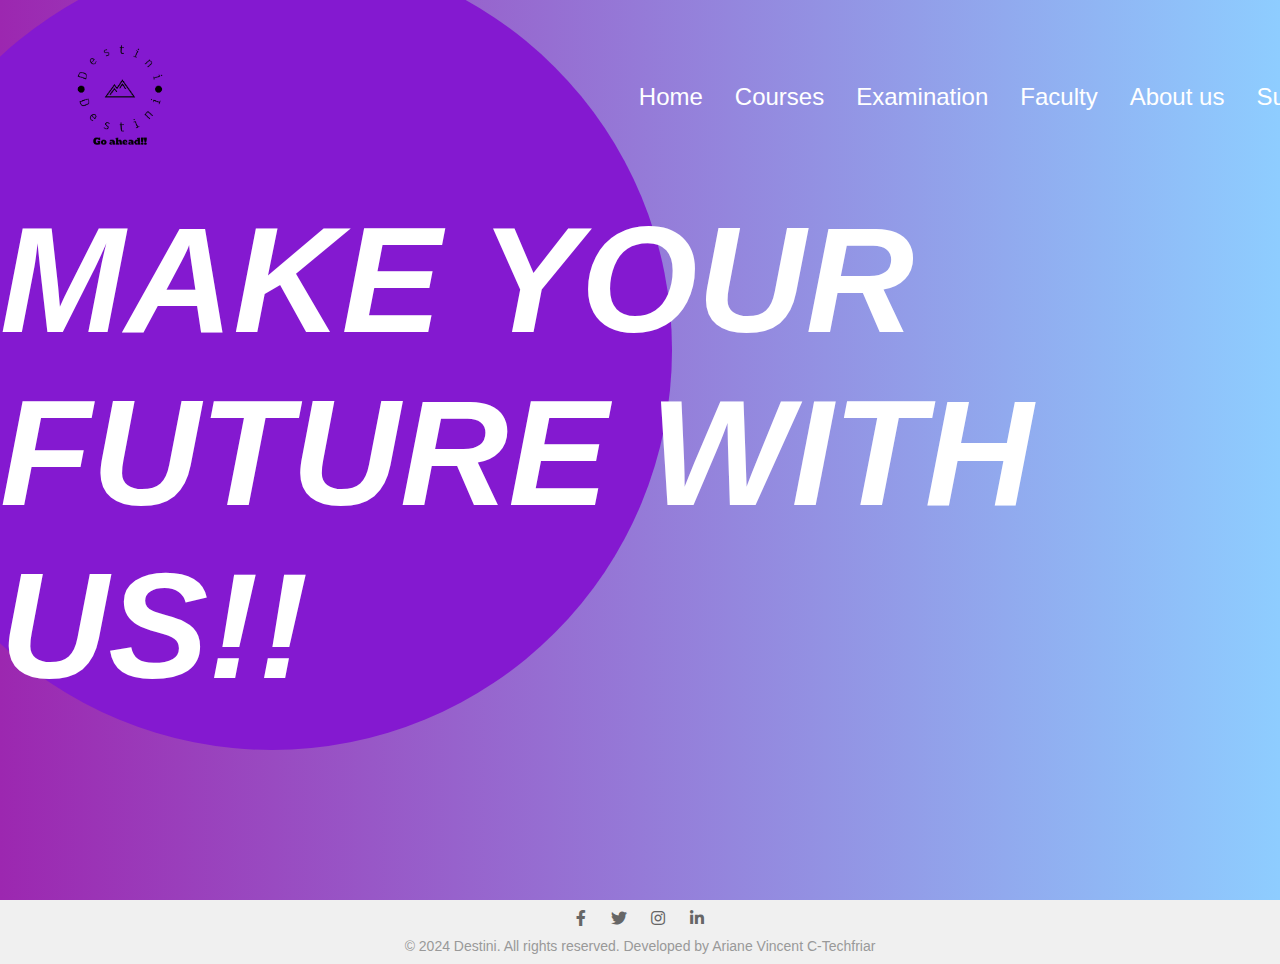
<file: index.html>
<!DOCTYPE html>
<head>
    <link rel="stylesheet" href="style.css">
    <link rel="stylesheet" href="https://cdnjs.cloudflare.com/ajax/libs/font-awesome/5.15.3/css/all.min.css">
    <meta name="viewport" content="width=device-width,initial-scale=1.0">
    <title>
        Destini-Homepage
    </title>
</head>

<body>
    
    <div class="main">
        <nav>
            <div class="logo">
               <a href="index.html"> <img src="destini logo.png" alt="canva logo"></a>
            </div>
        <nav class="nav-menu">
    <div class="nav-links">
                
                    <a href="#">Home</a>
                    <a href="course.html">Courses</a>
                    
                    <a href="exam.html">Examination</a>
                    <a href="faculty.html">Faculty</a>
                    <a href="aboutus.html">About us</a>
                    <a href="enquiry.html">Support</a>                    
            </div>
            <div class="hamburger" id="hamburger">
                <span></span>
                <span></span>
                <span></span>
            </div>
            </nav>
           
            <div class="mobile-menu" id="mobile-menu">
                
                <ul>
                    <li><a href="index.html">Home</a></li>
                    <li><a href="course.html">Courses</a></li>
                    
                    <li><a href="exam.html">Examination</a></li>
                    <li><a href="faculty.html">Faculty</a></li>
                    <li><a href="aboutus.html">About us</a></li>
                    <li><a href="enquiry.html">Support</a></li>
                </ul>
            </div>

            
            
        </nav>
        <div class="info">
            <div id="circle">
                

            </div>

        </div>
        <h1 id="tagline">MAKE YOUR FUTURE WITH US!! </h1>
                    
    </div>
    <footer>
        <div class="social-links">
            <a href="https://www.facebook.com" target="_blank"><i class="fab fa-facebook-f"></i></a>
            <a href="https://www.twitter.com" target="_blank"><i class="fab fa-twitter"></i></a>
            <a href="https://www.instagram.com/arianevincentc?igsh=M2J2eHprZDNmdzZm" target="_blank"><i class="fab fa-instagram"></i></a>
            <a href="https://www.linkedin.com/in/ariane-vincent-c-63467a297?utm_source=share&utm_campaign=share_via&utm_content=profile&utm_medium=android_app" target="_blank"><i class="fab fa-linkedin-in"></i></a>
        </div>
        <p>&copy; 2024 Destini. All rights reserved. Developed by Ariane Vincent C-Techfriar </p>
    </footer>
    <script src="script.js"></script>
</body>
</html>
</file>
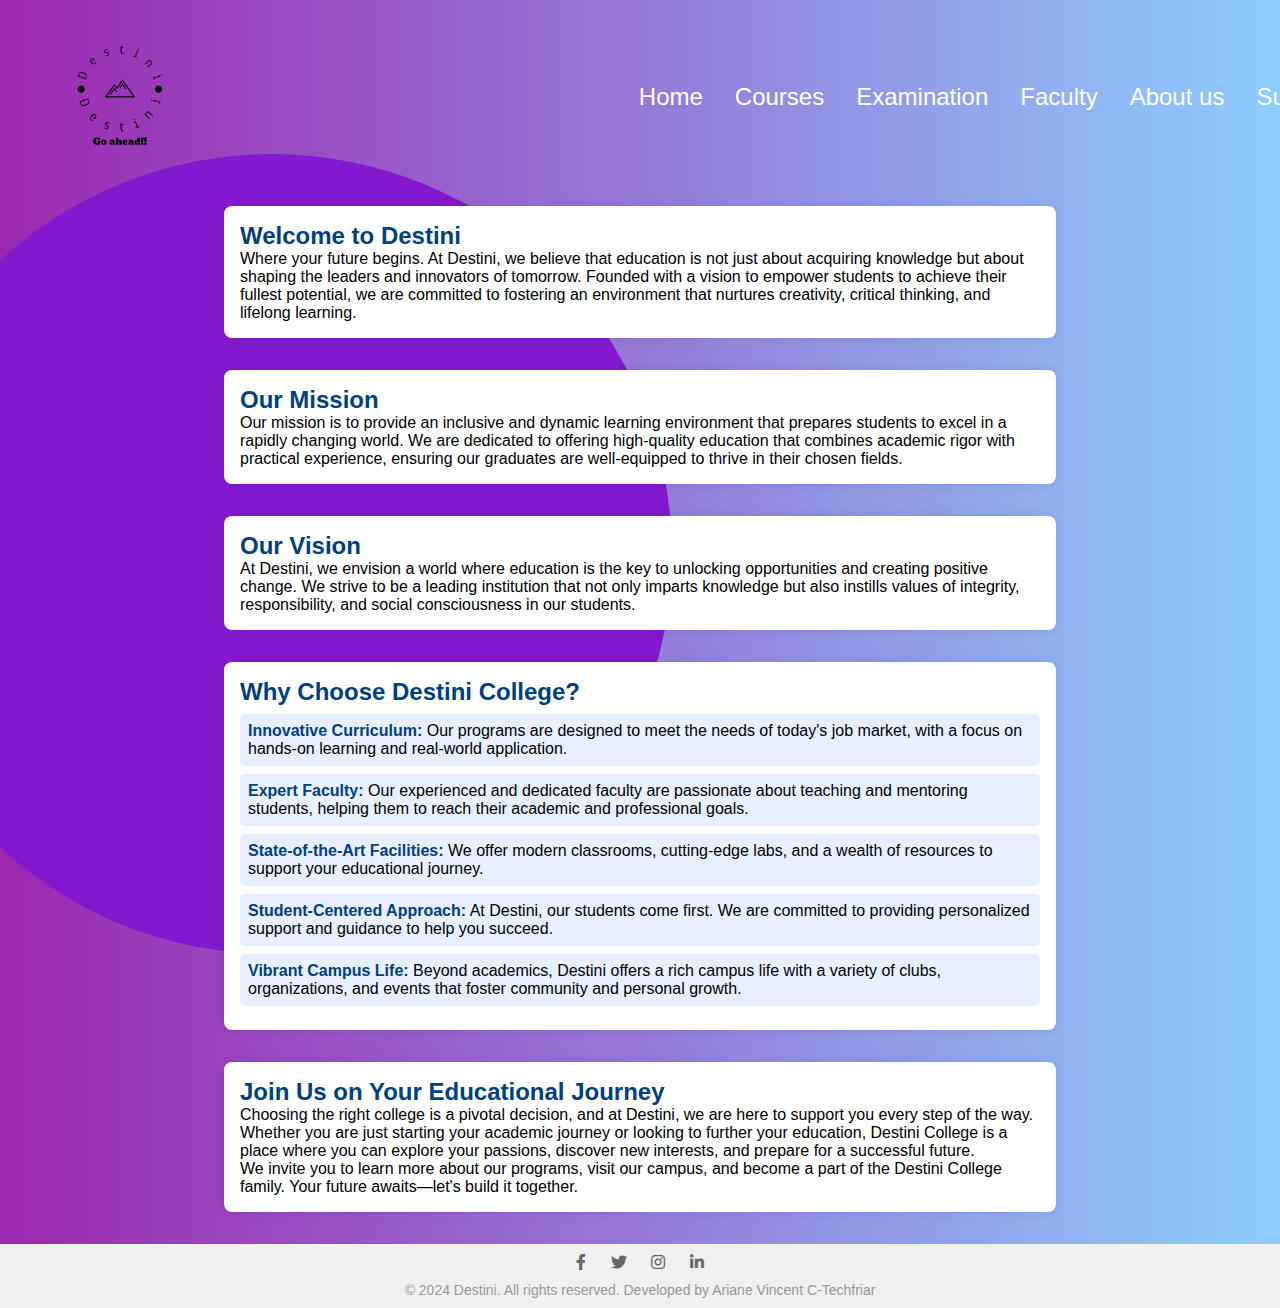
<file: aboutus.html>
<!DOCTYPE html>
<html lang="en">
<head>
    <meta charset="UTF-8">
    <meta name="viewport" content="width=device-width, initial-scale=1.0,, maximum-scale=1.0, user-scalable=no">
    <title>About Us - Destini College</title>
    <link rel="stylesheet" href="https://cdnjs.cloudflare.com/ajax/libs/font-awesome/5.15.3/css/all.min.css">
    <link rel="stylesheet" href="style.css">
</head>
<body id="aboutus">
    <div class="main">
        <nav>
            <div class="logo">
               <a href="index.html"> <img src="destini logo.png" alt="canva logo"></a>
            </div>
        <nav class="nav-menu">
    <div class="nav-links">
                
                    <a href="index.html">Home</a>
                    <a href="course.html">Courses</a>
                    
                    <a href="exam.html">Examination</a>
                    <a href="faculty.html">Faculty</a>
                    <a href="aboutus.html">About us</a>
                    <a href="enquiry.html">Support</a>                    
            </div>
            <div class="hamburger" id="hamburger">
                <span></span>
                <span></span>
                <span></span>
            </div>
            </nav>
           
            <div class="mobile-menu" id="mobile-menu">
                
                <ul>
                    <li><a href="index.html">Home</a></li>
                    <li><a href="course.html">Courses</a></li>
                    
                    <li><a href="exam.html">Examination</a></li>
                    <li><a href="faculty.html">Faculty</a></li>
                    <li><a href="aboutus.html">About us</a></li>
                    <li><a href="enquiry.html">Support</a></li>
                </ul>
            </div>

            
            
        </nav>
        <div class="info">
            <div id="circle">
                

            </div>

        </div>
    <section id="about">
        <h2>Welcome to Destini</h2>
        <p>Where your future begins. At Destini, we believe that education is not just about acquiring knowledge but about shaping the leaders and innovators of tomorrow. Founded with a vision to empower students to achieve their fullest potential, we are committed to fostering an environment that nurtures creativity, critical thinking, and lifelong learning.</p>
    </section>

    <section id="mission">
        <h2>Our Mission</h2>
        <p>Our mission is to provide an inclusive and dynamic learning environment that prepares students to excel in a rapidly changing world. We are dedicated to offering high-quality education that combines academic rigor with practical experience, ensuring our graduates are well-equipped to thrive in their chosen fields.</p>
    </section>

    <section id="vision">
        <h2>Our Vision</h2>
        <p>At Destini, we envision a world where education is the key to unlocking opportunities and creating positive change. We strive to be a leading institution that not only imparts knowledge but also instills values of integrity, responsibility, and social consciousness in our students.</p>
    </section>

    <section id="why-choose">
        <h2>Why Choose Destini College?</h2>
        <ul>
            <li><strong>Innovative Curriculum:</strong> Our programs are designed to meet the needs of today's job market, with a focus on hands-on learning and real-world application.</li>
            <li><strong>Expert Faculty:</strong> Our experienced and dedicated faculty are passionate about teaching and mentoring students, helping them to reach their academic and professional goals.</li>
            <li><strong>State-of-the-Art Facilities:</strong> We offer modern classrooms, cutting-edge labs, and a wealth of resources to support your educational journey.</li>
            <li><strong>Student-Centered Approach:</strong> At Destini, our students come first. We are committed to providing personalized support and guidance to help you succeed.</li>
            <li><strong>Vibrant Campus Life:</strong> Beyond academics, Destini offers a rich campus life with a variety of clubs, organizations, and events that foster community and personal growth.</li>
        </ul>
    </section>

    <section id="join-us">
        <h2>Join Us on Your Educational Journey</h2>
        <p>Choosing the right college is a pivotal decision, and at Destini, we are here to support you every step of the way. Whether you are just starting your academic journey or looking to further your education, Destini College is a place where you can explore your passions, discover new interests, and prepare for a successful future.</p>
        <p>We invite you to learn more about our programs, visit our campus, and become a part of the Destini College family. Your future awaits—let's build it together.</p>
    </section>

    <footer>
        <div class="social-links">
            <a href="https://www.facebook.com" target="_blank"><i class="fab fa-facebook-f"></i></a>
            <a href="https://www.twitter.com" target="_blank"><i class="fab fa-twitter"></i></a>
            <a href="https://www.instagram.com/arianevincentc?igsh=M2J2eHprZDNmdzZm" target="_blank"><i class="fab fa-instagram"></i></a>
            <a href="https://www.linkedin.com/in/ariane-vincent-c-63467a297?utm_source=share&utm_campaign=share_via&utm_content=profile&utm_medium=android_app" target="_blank"><i class="fab fa-linkedin-in"></i></a>
        </div>
        <p>&copy;  2024 Destini. All rights reserved. Developed by Ariane Vincent C-Techfriar</p>
    </footer>
    <script src="script.js"></script>
</body>
</html>
</file>
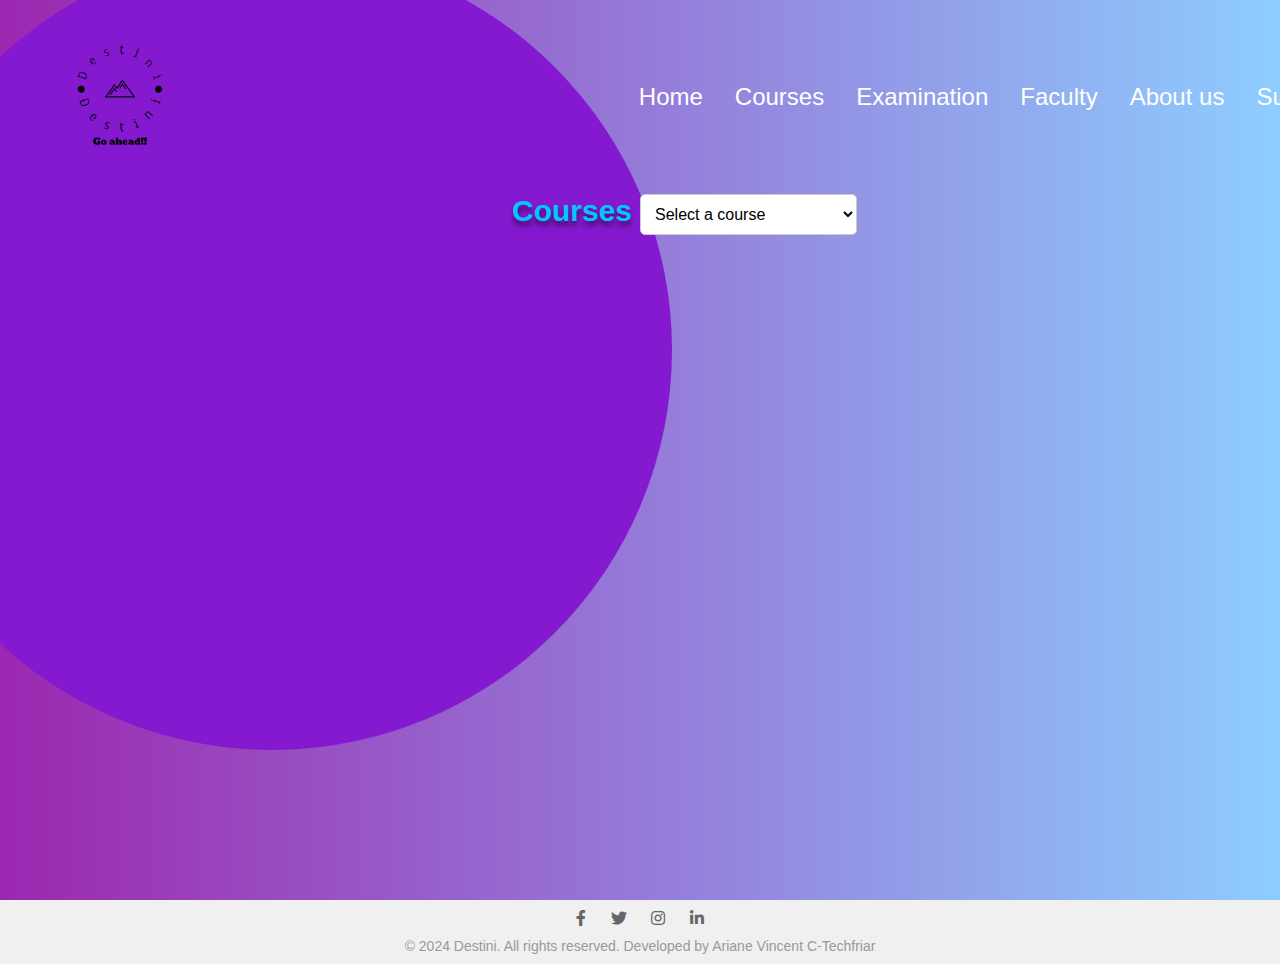
<file: course.html>
<!DOCTYPE html>
<html lang="en">
<head>
    <meta charset="UTF-8">
    <meta name="viewport" content="width=device-width, initial-scale=1.0, maximum-scale=1.0, user-scalable=no">
    <title>Course Details-Destini</title>
    <link rel="stylesheet" href="style.css">
    <link rel="stylesheet" href="https://cdnjs.cloudflare.com/ajax/libs/font-awesome/5.15.3/css/all.min.css">
    <style>
        .crstable {
            display: none;
        }
    </style>
</head>
<body>
    <div class="main">
        <nav>
            <div class="logo">
                <a href="index.html"> <img src="destini logo.png" alt="canva logo"></a>
            </div>
            <nav class="nav-menu">
                <div class="nav-links">
                    <a href="index.html">Home</a>
                    <a href="course.html">Courses</a>
                    
                    <a href="exam.html">Examination</a>
                    <a href="#">Faculty</a>
                    <a href="aboutus.html">About us</a>
                    <a href="enquiry.html">Support</a>                    
                </div>
                <div class="hamburger" id="hamburger">
                    <span></span>
                    <span></span>
                    <span></span>
                </div>
            </nav>
            <div class="mobile-menu" id="mobile-menu">
                <ul>
                    <li><a href="index.html">Home</a></li>
                    <li><a href="course.html">Courses</a></li>
                    
                    <li><a href="exam.html">Examination</a></li>
                    <li><a href="#">Faculty</a></li>
                    <li><a href="aboutus.html">About us</a></li>
                    <li><a href="enquiry.html">Support</a></li>
                </ul>
            </div>
        </nav>
        <div class="info">
            <div id="circle"></div>
        </div>
        <div class="place">
            <form action="#" method="get">
                <label for="courses">Courses</label>
                <select id="course">
                    <option value="">Select a course</option>
                    <option value="btech">Bachelors In Technology</option>
                    <option value="bsc">Bachelors in Science</option>
                    <option value="mtech">Masters in Technology</option>
                    <option value="msc">Masters in Science</option>
                </select>
            </form>
        </div>
        <div class="crstable" id="btech">
            <table>
                <tr>
                    <th>Department</th>
                    <th>HoD</th>
                    <th>Class strength</th>
                    <th>Duration</th>
                </tr>
                <tr>
                    <td>Computer Science</th>
                    <td>Mr.Amel Austine</th>
                    <td>160</th>
                    <td>4 years</th>
                </tr>
                <tr>
                    <td>Artificial Intelligence</td>
                    <td>Ms. Anitta Sebastian</td>
                    <td>120</td>
                    <td>4 years</td>
                </tr>
                <tr>
                    <td>Data Science</td>
                    <td>Mr. Subramanian</td>
                    <td>80</td>
                    <td>4 years</td>
                </tr>
            </table>
        </div>
        <div class="crstable" id="mtech">
            <table>
                <tr>
                    <th>Department</th>
                    <th>HoD</th>
                    <th>Class strength</th>
                    <th>Duration</th>
                </tr>
                <tr>
                    <td>Computer Science</th>
                    <td>Mr.Amel Austine</th>
                    <td>160</th>
                    <td>4 years</th>
                </tr>
                <tr>
                    <td>Artificial Intelligence</td>
                    <td>Ms. Anitta Sebastian</td>
                    <td>120</td>
                    <td>4 years</td>
                </tr>
                <tr>
                    <td>Data Science</td>
                    <td>Mr. Subramanian</td>
                    <td>80</td>
                    <td>4 years</td>
                </tr>
            </table>
        </div>
        <div class="crstable" id="msc">
            <table>
                <tr>
                    <th>Department</th>
                    <th>HoD</th>
                    <th>Class strength</th>
                    <th>Duration</th>
                </tr>
                <tr>
                    <td>Computer Science</th>
                    <td>Mr.Amel Austine</th>
                    <td>160</th>
                    <td>4 years</th>
                </tr>
                <tr>
                    <td>Artificial Intelligence</td>
                    <td>Ms. Anitta Sebastian</td>
                    <td>120</td>
                    <td>4 years</td>
                </tr>
                <tr>
                    <td>Data Science</td>
                    <td>Mr. Subramanian</td>
                    <td>80</td>
                    <td>4 years</td>
                </tr>
            </table>
        </div>
        <div class="crstable" id="bsc">
            <table>
                <tr>
                    <th>Department</th>
                    <th>HoD</th>
                    <th>Class strength</th>
                    <th>Duration</th>
                </tr>
                <tr>
                    <td>Computer Science</th>
                    <td>Mr.Amel Austine</th>
                    <td>160</th>
                    <td>4 years</th>
                </tr>
                <tr>
                    <td>Artificial Intelligence</td>
                    <td>Ms. Anitta Sebastian</td>
                    <td>120</td>
                    <td>4 years</td>
                </tr>
                <tr>
                    <td>Data Science</td>
                    <td>Mr. Subramanian</td>
                    <td>80</td>
                    <td>4 years</td>
                </tr>
               
            </table>
        </div>
    </div>
    <footer>
        <div class="social-links">
            <a href="https://www.facebook.com" target="_blank"><i class="fab fa-facebook-f"></i></a>
            <a href="https://www.twitter.com" target="_blank"><i class="fab fa-twitter"></i></a>
            <a href="https://www.instagram.com/arianevincentc?igsh=M2J2eHprZDNmdzZm" target="_blank"><i class="fab fa-instagram"></i></a>
            <a href="https://www.linkedin.com/in/ariane-vincent-c-63467a297?utm_source=share&utm_campaign=share_via&utm_content=profile&utm_medium=android_app" target="_blank"><i class="fab fa-linkedin-in"></i></a>
        </div>
        <p>&copy; 2024 Destini. All rights reserved. Developed by Ariane Vincent C-Techfriar </p>
    </footer>
    <script src="script.js">
    </script>
</body>
</html>
</file>
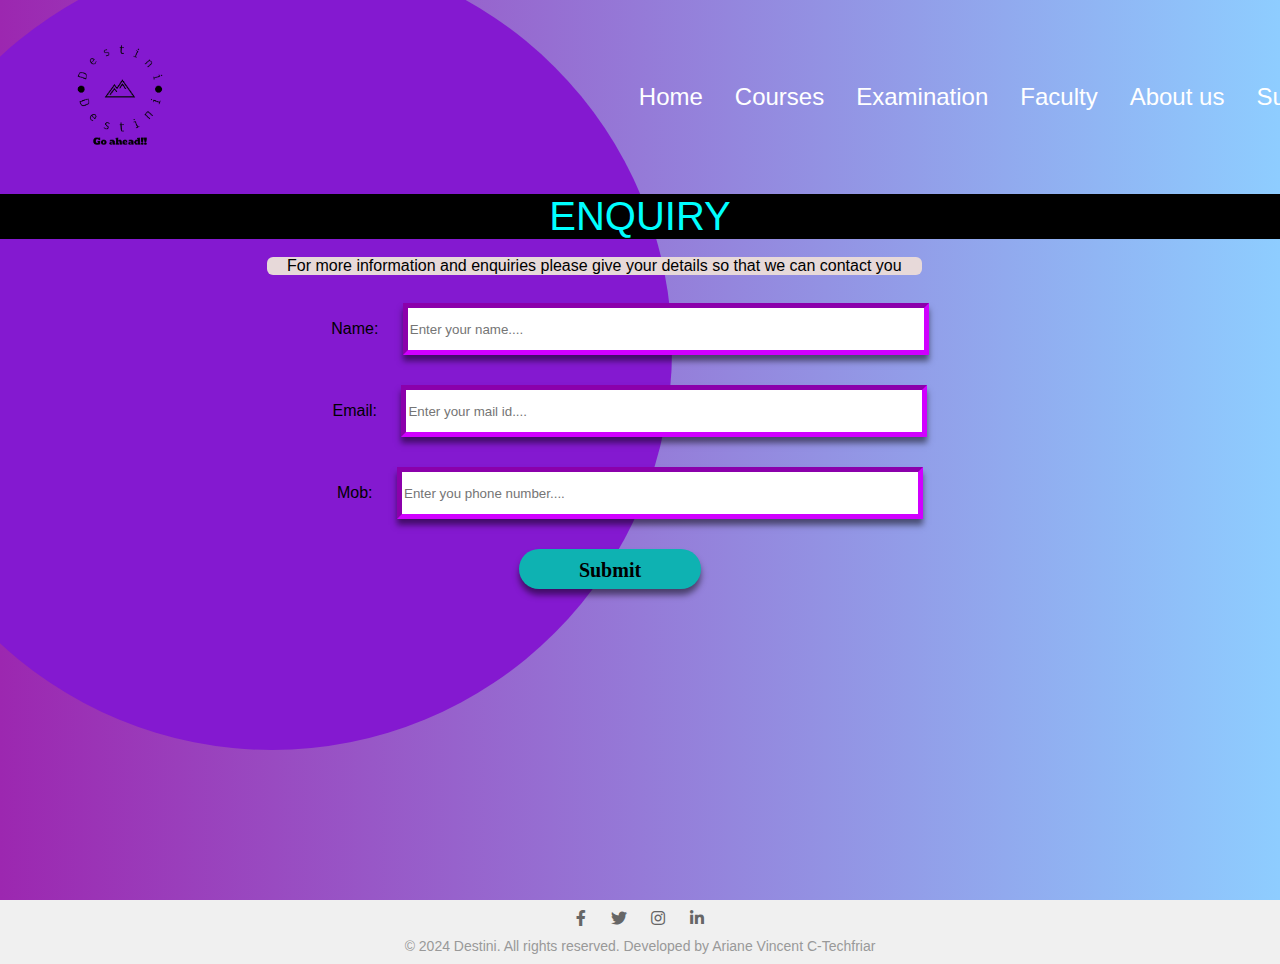
<file: enquiry.html>
<!DOCTYPE html>
<head>
    <link rel="stylesheet" href="style.css">
    <link rel="stylesheet" href="https://cdnjs.cloudflare.com/ajax/libs/font-awesome/5.15.3/css/all.min.css">
    <meta name="viewport" content="width=device-width,initial-scale=1.0">
    <title>
       Destini-Enquiry 
    </title>
</head>
<body>
    
    <div class="main">
        <nav>
            <div class="logo">
               <a href="index.html"> <img src="destini logo.png" alt="canva logo"></a>
            </div>
        <nav class="nav-menu">
            <div class="nav-links">
                
                    <a href="index.html">Home</a>
                    <a href="course.html">Courses</a>
                    
                    <a href="exam.html">Examination</a>
                    <a href="faculty.html">Faculty</a>
                    <a href="aboutus.html">About us</a>
                    <a href="enquiry.html">Support</a>                    
            </div>
            <div class="hamburger" id="hamburger">
                <span></span>
                <span></span>
                <span></span>
            </div>
            </nav>
           
            <div class="mobile-menu" id="mobile-menu">
                
                <ul>
                    <li><a href="index.html">Home</a></li>
                    <li><a href="course.html">Courses</a></li>
                    
                    <li><a href="exam.html">Examination</a></li>
                    <li><a href="faculty.html">Faculty</a></li>
                    <li><a href="aboutus.html">About us</a></li>
                    <li><a href="enquiry.html">Support</a></li>
                </ul>
            </div>

            
            
        </nav>
        <div class="info">
            <div id="circle">
                

            </div>

        </div>
        <div class="enq"><form action="#" id="enq" method="post">
            <legend>ENQUIRY</legend><br>
            
            <p id="enquiry">For more information and enquiries please give your details so that we can contact you </p><br>
             <br>     <label for="name">Name:</label>
             <input type="text" name="name" id="name" placeholder="Enter your name...." required><br>
             <label for="email">Email:</label>
             <input type="email" name="mail" id="mail" placeholder="Enter your mail id...." required><br>
             <label for="phone">Mob:</label>
             <input  name="phone" type="number" id="phone" placeholder="Enter you phone number...."><br>
             <input type="submit" class="btn"name="submit">
             
   </div>

</form>
<div class="popup" id="popup">
            
    <h1>Thank You! </h1>
    <p>Your details have been submitted.</p><br>
    <button id="ok"type="button">OK</button>
</div>
    
    </div>
    <footer>
        <div class="social-links">
            <a href="https://www.facebook.com" target="_blank"><i class="fab fa-facebook-f"></i></a>
            <a href="https://www.twitter.com" target="_blank"><i class="fab fa-twitter"></i></a>
            <a href="https://www.instagram.com/arianevincentc?igsh=M2J2eHprZDNmdzZm" target="_blank"><i class="fab fa-instagram"></i></a>
            <a href="https://www.linkedin.com/in/ariane-vincent-c-63467a297?utm_source=share&utm_campaign=share_via&utm_content=profile&utm_medium=android_app" target="_blank"><i class="fab fa-linkedin-in"></i></a>
        </div>
        <p>&copy; 2024 Destini. All rights reserved. Developed by Ariane Vincent C-Techfriar </p>
    </footer>
    <script src="script.js">
    </script>
</body>
</html>
</file>
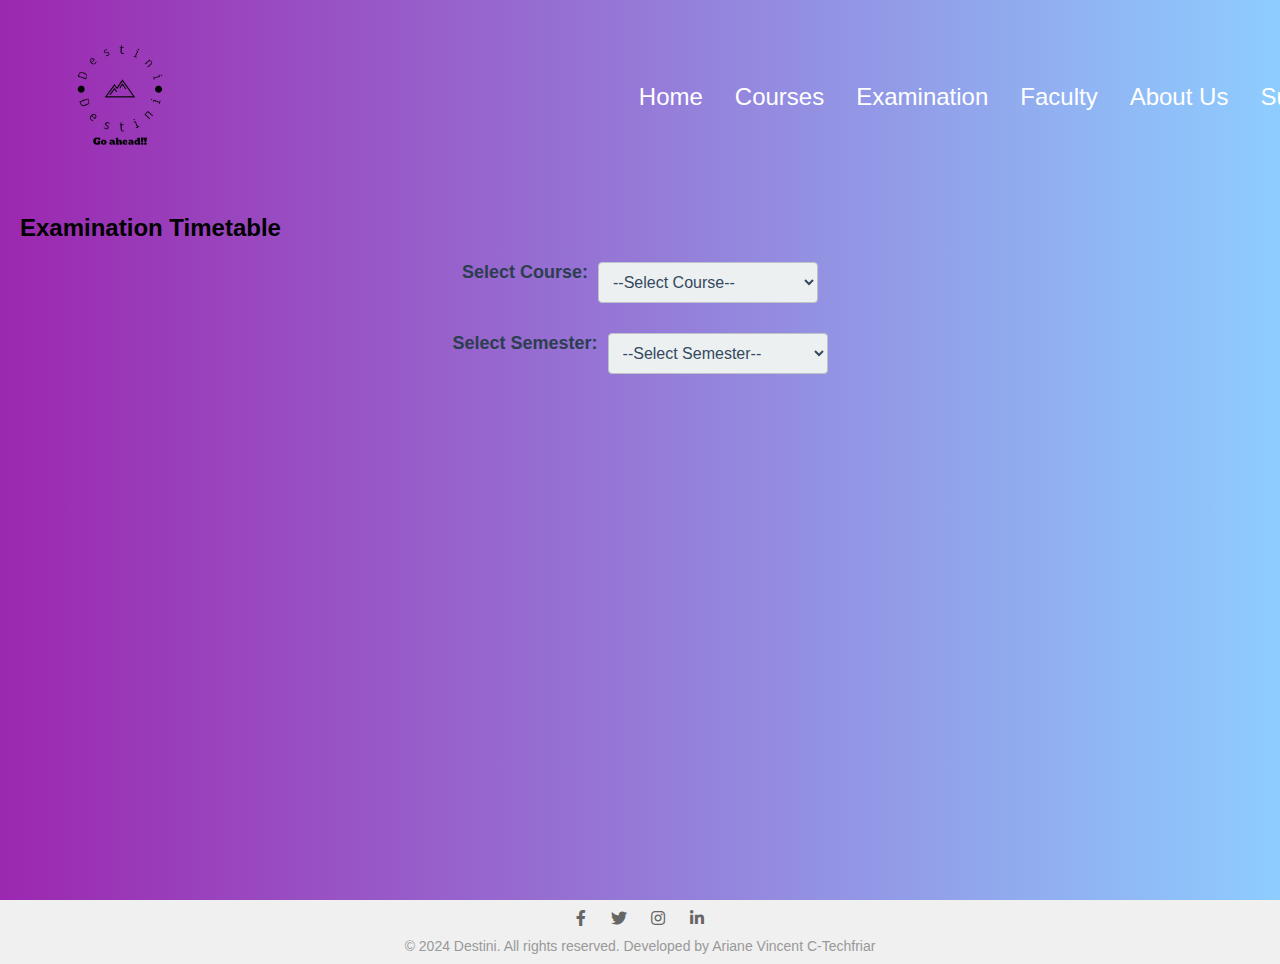
<file: exam.html>
<!DOCTYPE html>
<html lang="en">
<head>
    <meta charset="UTF-8">
    <meta name="viewport" content="width=device-width, initial-scale=1.0, maximum-scale=1.0, user-scalable=no">
    <title>Examination - Destini College</title>
    <link rel="stylesheet" href="https://cdnjs.cloudflare.com/ajax/libs/font-awesome/5.15.3/css/all.min.css">
    <link rel="stylesheet" href="style.css">
</head>
<body id="examination">
    <div class="main">
        <nav>
            <div class="logo">
                <a href="index.html"><img src="destini logo.png" alt="canva logo"></a>
            </div>
            <nav class="nav-menu">
                <div class="nav-links">
                    <a href="index.html">Home</a>
                    <a href="course.html">Courses</a>
                    <a href="exam.html">Examination</a>
                    <a href="faculty.html">Faculty</a>
                    <a href="aboutus.html">About Us</a>
                    <a href="enquiry.html">Support</a>
                </div>
                <div class="hamburger" id="hamburger">
                    <span></span>
                    <span></span>
                    <span></span>
                </div>
            </nav>
            <div class="mobile-menu" id="mobile-menu">
                <ul>
                    <li><a href="index.html">Home</a></li>
                    <li><a href="course.html">Courses</a></li>
                    <li><a href="exam.html">Examination</a></li>
                    <li><a href="faculty.html">Faculty</a></li>
                    <li><a href="aboutus.html">About Us</a></li>
                    <li><a href="enquiry.html">Support</a></li>
                </ul>
            </div>
        </nav>

        <div class="content">
            <h2>Examination Timetable</h2>

            <div class="select-container">
                <label for="course-select">Select Course:</label>
                <select id="course-select">
                    <option value="">--Select Course--</option>
                    <option value="btech">B.Tech</option>
                    <option value="bcom">B.Com</option>
                    <option value="bsc">B.Sc</option>
                    <option value="ba">B.A</option>
                </select>
            </div>

            <div class="select-container">
                <label for="semester-select">Select Semester:</label>
                <select id="semester-select">
                    <option value="">--Select Semester--</option>
                    <option value="sem1">Semester 1</option>
                    <option value="sem2">Semester 2</option>
                    <option value="sem3">Semester 3</option>
                    <option value="sem4">Semester 4</option>
                    <option value="sem5">Semester 5</option>
                    <option value="sem6">Semester 6</option>
                </select>
            </div>

            <div id="timetable-container">
               
                <table id="btech-sem1" class="timetable" style="display:none;">
                    <tr><th>Subject</th><th>Date</th><th>Time</th></tr>
                    <tr><td>Mathematics I</td><td>2024-08-15</td><td>10:00 AM - 1:00 PM</td></tr>
                    <tr><td>Physics</td><td>2024-08-17</td><td>10:00 AM - 1:00 PM</td></tr>
                    <tr><td>Chemistry</td><td>2024-08-20</td><td>10:00 AM - 1:00 PM</td></tr>
                </table>

                <!-- B.Tech Semester 2 -->
                <table id="btech-sem2" class="timetable" style="display:none;">
                    <tr><th>Subject</th><th>Date</th><th>Time</th></tr>
                    <tr><td>Mathematics II</td><td>2024-12-01</td><td>10:00 AM - 1:00 PM</td></tr>
                    <tr><td>Electronics</td><td>2024-12-03</td><td>10:00 AM - 1:00 PM</td></tr>
                    <tr><td>Mechanics</td><td>2024-12-06</td><td>10:00 AM - 1:00 PM</td></tr>
                </table>

        
                <table id="bcom-sem1" class="timetable" style="display:none;">
                    <tr><th>Subject</th><th>Date</th><th>Time</th></tr>
                    <tr><td>Accounting</td><td>2024-08-18</td><td>10:00 AM - 1:00 PM</td></tr>
                    <tr><td>Economics</td><td>2024-08-21</td><td>10:00 AM - 1:00 PM</td></tr>
                    <tr><td>Business Studies</td><td>2024-08-23</td><td>10:00 AM - 1:00 PM</td></tr>
                </table>

                <!-- B.Com Semester 2 -->
                <table id="bcom-sem2" class="timetable" style="display:none;">
                    <tr><th>Subject</th><th>Date</th><th>Time</th></tr>
                    <tr><td>Corporate Accounting</td><td>2024-12-05</td><td>10:00 AM - 1:00 PM</td></tr>
                    <tr><td>Business Law</td><td>2024-12-07</td><td>10:00 AM - 1:00 PM</td></tr>
                    <tr><td>Marketing</td><td>2024-12-10</td><td>10:00 AM - 1:00 PM</td></tr>
                </table>

                <!-- Add more tables for other courses and semesters -->

            </div>
        </div>
    </div>

    <footer>
        <div class="social-links">
            <a href="https://www.facebook.com" target="_blank"><i class="fab fa-facebook-f"></i></a>
            <a href="https://www.twitter.com" target="_blank"><i class="fab fa-twitter"></i></a>
            <a href="https://www.instagram.com/arianevincentc?igsh=M2J2eHprZDNmdzZm" target="_blank"><i class="fab fa-instagram"></i></a>
            <a href="https://www.linkedin.com/in/ariane-vincent-c-63467a297?utm_source=share&utm_campaign=share_via&utm_content=profile&utm_medium=android_app" target="_blank"><i class="fab fa-linkedin-in"></i></a>
        </div>
        <p>&copy; 2024 Destini. All rights reserved. Developed by Ariane Vincent C-Techfriar</p>
    </footer>
    <script>
    document.addEventListener('DOMContentLoaded', function() {
        const courseSelect = document.getElementById('course-select');
        const semesterSelect = document.getElementById('semester-select');
    
        function displayTimetable(course, semester) {
            // Tables are made hidden
            const allTables = document.querySelectorAll('.timetable');
            allTables.forEach(table => table.style.display = 'none');
    
            // Constructing the ID of the table to show
            const tableId = `${course}-${semester}`;
            const selectedTable = document.getElementById(tableId);
    
            // Show the selected table if it exists
            if (selectedTable) {
                selectedTable.style.display = 'table';
            }
        }
    //Display the timetable based on the id provided
        courseSelect.addEventListener('change', function() {
            const course = courseSelect.value;
            const semester = semesterSelect.value;
            if (course && semester) {
                displayTimetable(course, semester);
            }
        });
    
        semesterSelect.addEventListener('change', function() {
            const course = courseSelect.value;
            const semester = semesterSelect.value;
            if (course && semester) {
                displayTimetable(course, semester);
            }
        });
        // Hamburger menu function
        const hamburger=document.getElementById('hamburger');
    const mobileMenu=document.getElementById('mobile-menu');
    
hamburger.addEventListener('click',function(){
    mobileMenu.classList.toggle('active')
});
    });
    </script>
</body>
</html>
</file>
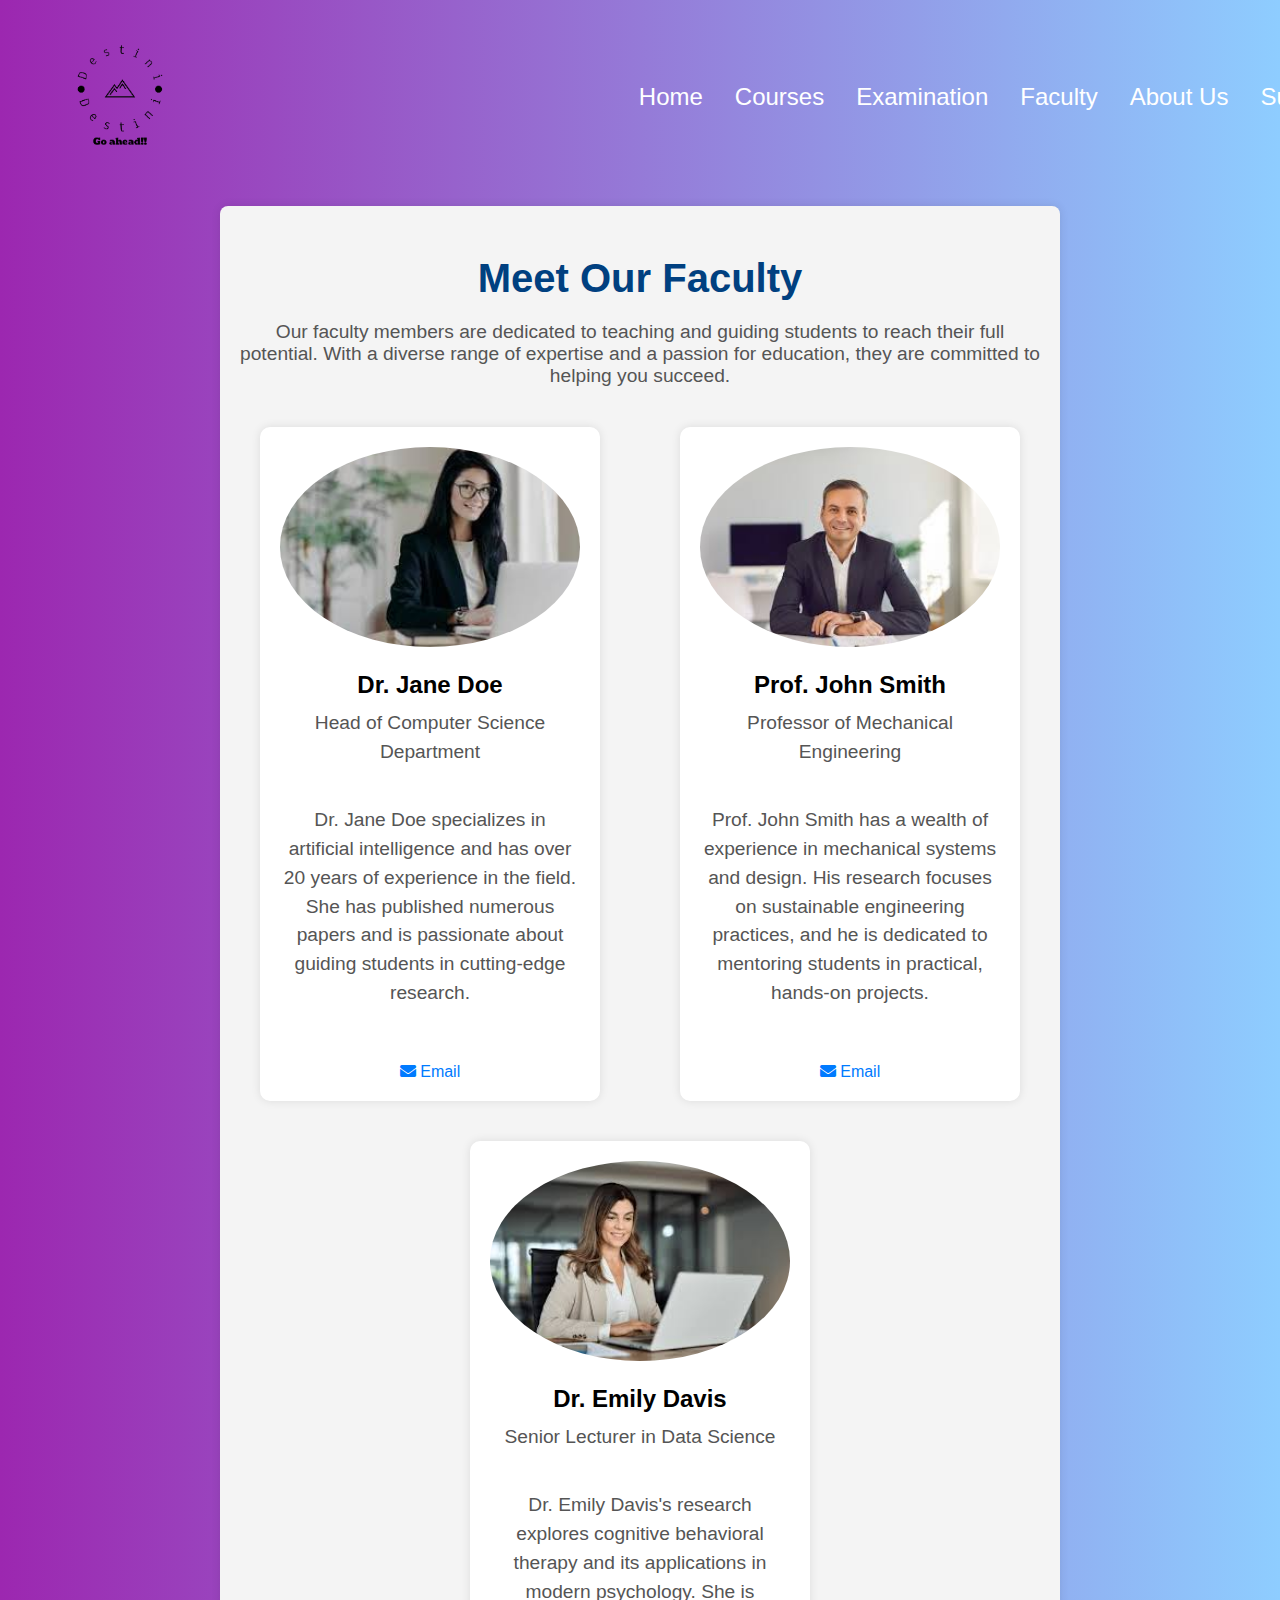
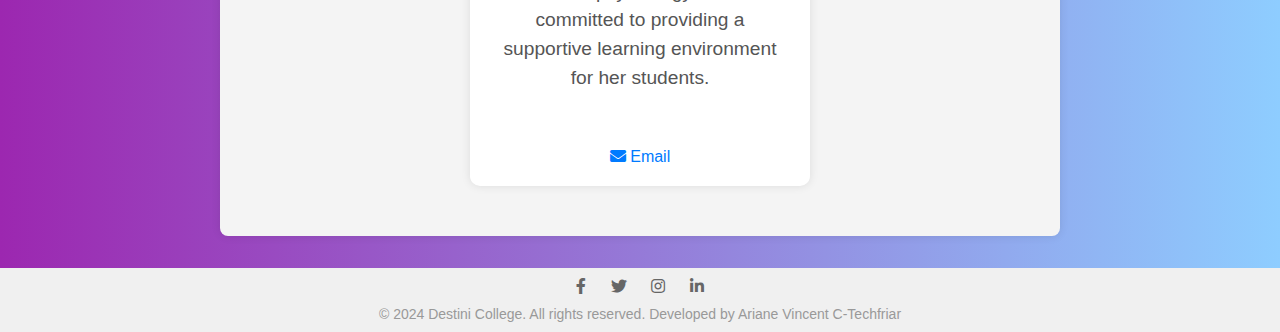
<file: faculty.html>
<!DOCTYPE html>
<html lang="en">
<head>
    <meta charset="UTF-8">
    <meta name="viewport" content="width=device-width, initial-scale=1.0">
    <title>Faculty - Destini College</title>
    <link rel="stylesheet" href="https://cdnjs.cloudflare.com/ajax/libs/font-awesome/5.15.3/css/all.min.css">
    <link rel="stylesheet" href="style.css">
</head>
<body id="faculty">
    <div class="main">
        <nav>
            <div class="logo">
               <a href="index.html"> <img src="destini logo.png" alt="Destini College Logo"></a>
            </div>
            <nav class="nav-menu">
                <div class="nav-links">
                    <a href="index.html">Home</a>
                    <a href="course.html">Courses</a>
                    <a href="examination.html">Examination</a>
                    <a href="faculty.html">Faculty</a>
                    <a href="aboutus.html">About Us</a>
                    <a href="enquiry.html">Support</a>
                </div>
                <div class="hamburger" id="hamburger">
                    <span></span>
                    <span></span>
                    <span></span>
                </div>
            </nav>
            <div class="mobile-menu" id="mobile-menu">
                <ul>
                    <li><a href="index.html">Home</a></li>
                    <li><a href="course.html">Courses</a></li>
                    <li><a href="examination.html">Examination</a></li>
                    <li><a href="faculty.html">Faculty</a></li>
                    <li><a href="aboutus.html">About Us</a></li>
                    <li><a href="enquiry.html">Support</a></li>
                </ul>
            </div>
        </nav>

        <section id="faculty-section">
            <h2>Meet Our Faculty</h2>
            <p>Our faculty members are dedicated to teaching and guiding students to reach their full potential. With a diverse range of expertise and a passion for education, they are committed to helping you succeed.</p>
            
            <div class="faculty-members">
                <div class="faculty-member">
                    <img src="faculty2.jpeg" alt="Dr. Jane Doe">
                    <h3>Dr. Jane Doe</h3>
                    <p>Head of Computer Science Department</p>
                    <p>Dr. Jane Doe specializes in artificial intelligence and has over 20 years of experience in the field. She has published numerous papers and is passionate about guiding students in cutting-edge research.</p>
                    <a href="mailto:jane.doe@destinicollege.edu" class="contact-link"><i class="fas fa-envelope"></i> Email</a>
                </div>
                <div class="faculty-member">
                    <img src="faculty1.jpeg" alt="Prof. John Smith">
                    <h3>Prof. John Smith</h3>
                    <p>Professor of Mechanical Engineering</p>
                    <p>Prof. John Smith has a wealth of experience in mechanical systems and design. His research focuses on sustainable engineering practices, and he is dedicated to mentoring students in practical, hands-on projects.</p>
                    <a href="mailto:john.smith@destinicollege.edu" class="contact-link"><i class="fas fa-envelope"></i> Email</a>
                </div>
                <div class="faculty-member">
                    <img src="faculty3.jpeg" alt="Dr. Emily Davis">
                    <h3>Dr. Emily Davis</h3>
                    <p>Senior Lecturer in Data Science</p>
                    <p>Dr. Emily Davis's research explores cognitive behavioral therapy and its applications in modern psychology. She is committed to providing a supportive learning environment for her students.</p>
                    <a href="mailto:emily.davis@destinicollege.edu" class="contact-link"><i class="fas fa-envelope"></i> Email</a>
                </div>
                <!-- Add more faculty members as needed -->
            </div>
        </section>

        <footer>
            <div class="social-links">
                <a href="https://www.facebook.com" target="_blank"><i class="fab fa-facebook-f"></i></a>
                <a href="https://www.twitter.com" target="_blank"><i class="fab fa-twitter"></i></a>
                <a href="https://www.instagram.com" target="_blank"><i class="fab fa-instagram"></i></a>
                <a href="https://www.linkedin.com" target="_blank"><i class="fab fa-linkedin-in"></i></a>
            </div>
            <p>&copy; 2024 Destini College. All rights reserved. Developed by Ariane Vincent C-Techfriar</p>
        </footer>
    </div>
    <script src="script.js"></script>
</body>
</html>
</file>
<file: style.css>
*{
    margin: 0;
    padding: auto;
    font-family: sans-serif;
}
.main{
    width: 100;
    min-height: 100vh;
    overflow:hidden;
    position: relative;
    background: linear-gradient(to right,#9c27b0,#8ecdff);

}
footer {
    background-color: #f0f0f0;
    padding: 10px;
    text-align: center;
    clear: both;
}
.social-links {
    margin-bottom: 10px;
}

.social-links a {
    margin: 0 10px;
    color: #666;
    transition: color 0.2s ease;
}

.social-links a:hover {
    color: #333;
}

footer p {
    font-size: 14px;
    color: #999;
}

nav{
    width: 80%;
    position:sticky;
    margin: 20px;
    z-index: 1;
    display: flex;
    align-items: center;
}
.logo{
    flex-basis: 20%;
}
.logo img{
    width: 200px;
}
.nav-menu {
    display: flex;
    position: absolute;
    justify-content: space-between;
    align-items: center;
    padding: 1rem;
    right: -450px;
    font-size: 150%;
    color: white;
    
}



.nav-links {
    display: flex;
    gap: 2rem;
  
}

.nav-links a {
    color: white;
    text-decoration: none;
}
.nav-links a::after{
    color: red;
}

.hamburger {
    display: none;
    flex-direction: column;
    gap: 0.3rem;
    position: absolute;
    left: -150px;
    cursor: pointer;
}

.hamburger span {
    width: 25px;
    height: 3px;
    background-color: white;
}

.mobile-menu {
    display: none;
    position: absolute;
    top: 60px;
    left: 0;
    width: 100%;
    background-color: #e9e891e4;
    color: black;
}

.mobile-menu ul {
    list-style: none;
    padding: 0;
}

.mobile-menu ul li {
    padding: 1rem;
    text-align: center;
}

.mobile-menu ul li a {
    color: black;
    text-decoration: none;
}
    
.info{
    width: 1000px;
    height: 1000px;
    position: absolute;
    top: 50%;
    left: -10%;
    transform: translateY(-50%);
}
 #circle{
    width: 800px;
    height: 800px;
    position: absolute;
    top: 0;
    left: 0;
    border-radius: 50%;
    background: rgb(132, 25, 208);

}
#enquiry{
    
    right: 30%;
    color:black;
    padding: 0px 20px 0px 20px;
    background-color: #e7d9d9;
    position: absolute;
    right: 28%;
    border-radius: 6px;
    
}

#tagline{
width: 100%;
height: 100%;
font-style: oblique;
font-family: 'Trebuchet MS', 'Lucida Sans Unicode', 'Lucida Grande', 'Lucida Sans', Arial, sans-serif;
position: absolute;
align-items: center;
font-size: 150px;
color: #fff;
}

.enq{
    width: 100%;
    height: 100%;
    align-items: center;
    position: absolute;
    text-align: center;
    padding: 50;
}
.enq name{
    font-size: 50px;
}

.popup{
    position: absolute;
    left: 50%;
    top: 50%;
    width: 600px;
    color:#333;
    border-radius: 6px;
    transform: translate(-50%,-50%);  
    padding: 0 30px 30px;  
    border: 1px solid #333;
    box-shadow: 0 0 10px rgba(0, 0, 0, 0.5);
    background-color: white;
    text-align: center;
}
.popup h1{
    font-family: sans-serif;
    font-weight: 600;
    font-size: 38px;
    margin: 30px 0 30px;
}
.popup button {
    width:100%;
    margin-top: 50px;
    right: 10px;
    cursor: pointer;
    font-size: 20px;
    background: #333;
    color: #0bed34;
    border: none;
    padding: 10px 0;
    border: 0;
    outline:none;
    cursor: pointer;
    border-radius: 3px;
    box-shadow: 0 5px 5px 5px rgba(0, 0, 0, 0.5);
}
.popup button:hover{
    background:#4e4343;
}

input{
    width: 40%;
    height: 40px;
    border-color: #d000ff;
    margin: 10px 20px;
    margin-bottom: 20px;
    border-width: 5px;
    box-shadow: 0px 6px 6px rgba(0, 0, 0, 0.5);
}
input[type=submit]{
    width: fit-content;
    position: relative;
     
}

legend{
    color: aqua;
    background-color: black;
    background-size: contain;
    font-size: 40px;
}
.btn{
    font-size: 20px;
    padding: 10px 60px;
    cursor: pointer;
    position: absolute;
    right: 30px;
    border: #444;
    outline: #8ecdff;
    font-family: Cambria, Cochin, Georgia, Times, 'Times New Roman', serif;
    font-weight: bold;
    border-radius: 30px;
    background-color: rgb(14, 178, 178);
    
}
.btn:hover{
    background-color: rgb(0, 255, 255);
}
.place{
    position: sticky;

}
.crstable{
position: relative;
width: 40%;
max-width: 1000;
margin: 20px auto;
border-collapse: collapse;
background-color: #8eccff;
box-shadow: 0 2px 10px rgba(0, 0, 0, 0.1);
border-radius: 4px;
overflow: hidden;
}
.crstable th{
    background-color: #2980b9;
    color: white;
    font-weight: bold;
    text-align: center;
}

.crstable th,td{

    padding: 15px;
    text-align: left;
    border-bottom: 1px solid #ecf0f1;
}

.content {
    padding: 20px;
}

.select-container {
    display: flex;
    justify-content: center;
    margin: 20px 0;
    flex-wrap: wrap;
}

.select-container label {
    margin-right: 10px;
    font-weight: bold;
    font-size: 18px;
    color: #2c3e50;
}

.select-container select {
    padding: 10px;
    font-size: 16px;
    border: 1px solid #bdc3c7;
    border-radius: 4px;
    width: 220px;
    background-color: #ecf0f1;
    color: #34495e;
    margin-bottom: 10px;
}

/* Timetable styling */
#timetable-container {
    margin-top: 20px;
    display: flex;
    justify-content: center;
    flex-wrap: wrap;
}

.timetable {
    width: 90%;
    max-width: 1000px;
    margin: 20px auto;
    border-collapse: collapse;
    background-color: #8eccff;
    box-shadow: 0 2px 10px rgba(0, 0, 0, 0.1);
    border-radius: 4px;
    overflow: hidden;
}

.timetable th, .timetable td {
    padding: 15px;
    text-align: left;
    border-bottom: 1px solid #ecf0f1;
}

.timetable th {
    background-color: #2980b9;
    color: white;
    font-weight: bold;
    text-align: center;
}

.timetable td {
    color: #34495e;
}


.place label {
    font-size: 30px;
    margin-right: 10px;
    position: absolute;
    left: 40%;
    color: #00c8ff;
    font-weight: 600;
    text-shadow: 0px 5px 5px rgba(0, 0, 0, 0.5);
}

.place select {
    font-size: 16px;
    padding: 10px;
    position:relative;
    left: 50%;
    border: 1px solid #ccc;
    border-radius: 5px;
    outline: none;
    background-color: #fff;
    transition: border-color 0.3s;
}
body #aboutus{
    font-family: Arial, sans-serif;
    line-height: 1.6;
    position: absolute;
    margin: 0;
    padding: 0;
   
}
section {
    margin: 2em auto;
    padding: 1em;
    position: relative;
    max-width: 800px;
    background: white;
    border-radius: 8px;
    box-shadow: 0 0 10px rgba(0, 0, 0, 0.1);
}
section h2 {
    color: #004080;
}

section ul {
    list-style-type: none;
    padding: 0;
}

section ul li {
    background: #e8f0ff;
    margin: 0.5em 0;
    padding: 0.5em;
    border-radius: 5px;
}

section ul li strong {
    color: #004080;
}
#faculty-section {
    padding: 50px 20px;
    text-align: center;
    background-color: #f4f4f4;
}

#faculty-section h2 {
    font-size: 2.5em;
    margin-bottom: 20px;
}

#faculty-section p {
    max-width: 800px;
    margin: 0 auto 40px;
    font-size: 1.2em;
    color: #555;
}

.faculty-members {
    display: flex;
    flex-wrap: wrap;
    justify-content: space-around;
    gap: 40px;
}

.faculty-member {
    background-color: #fff;
    padding: 20px;
    max-width: 300px;
    text-align: center;
    border-radius: 10px;
    box-shadow: 0 0 10px rgba(0, 0, 0, 0.1);
}

.faculty-member img {
    width: 100%;
    border-radius: 50%;
    margin-bottom: 20px;
}

.faculty-member h3 {
    font-size: 1.5em;
    margin-bottom: 10px;
}

.faculty-member p {
    color: #777;
    font-size: 1em;
    line-height: 1.5;
}

.contact-link {
    display: inline-block;
    margin-top: 15px;
    font-size: 1em;
    color: #007bff;
    text-decoration: none;
}

.contact-link:hover {
    text-decoration: underline;
}

/* Media Query for Mobile Devices */
@media (max-width: 768px) {
    #tagline{
        font-size: 50px;
    }
    .nav-links {
        display: none;
    }
    .nav-menu{
        background-color: none;
    }

    .hamburger {
        display: flex;
    }

    .mobile-menu {
        display: none;
    }

    .mobile-menu.active {
        display: block;
    }
    .logo img{
        width: 150px;
    }
    #enquiry{
    
        right: 1%;
        align-items: center;
        color:black;
        position: absolute;
        
    }
    input{
        width: 60%;
        height: 30px;
        border-color: #d000ff;
        margin: 10px 20px;
        margin-bottom: 20px;
        border-width: 5px;
        box-shadow: 0px 6px 6px rgba(0, 0, 0, 0.5);
    }
    input[type=submit]{
        width: fit-content;
        position: absolute;
        right: 40px;
         
    }
    .btn{
        font-size: 20px;
        padding: 0px 60px;
        cursor: pointer;
        border: #444;
        position:absolute;
        left: 90px;
        outline: #8ecdff;
        font-family: Cambria, Cochin, Georgia, Times, 'Times New Roman', serif;
        font-weight: bold;
        border-radius: 30px;
        background-color: rgb(14, 178, 178);
        
    }
    .btn:active{
        background-color: rgb(0, 255, 255);
    }
    .crstable {
        width: 95%;
        margin: 10px auto;
    }
    
    .crstable th, .crstable td {
        padding: 10px;
        font-size: 0.9em;
    }
    

        
        .popup{
            position: absolute;
            left: 50%;
            top: 50%;
            width: 200px;
            color:#333;
            border-radius: 6px;
            transform: translate(-50%,-50%);  
            padding: 0 30px 30px;  
            border: 1px solid #333;
            box-shadow: 0 0 10px rgba(0, 0, 0, 0.5);
            background-color: white;
            text-align: center;
        } 
        .place label {
    font-size: 30px;
    margin-right: 10px;
    position: absolute;
    left: 10%;
    color: #00c8ff;
    font-weight: 600;
    text-shadow: 0px 5px 5px rgba(0, 0, 0, 0.5);
}
.place select {
    font-size: 12px;
    padding: 10px;
    position:relative;
    left: 50%;
    border: 1px solid #ccc;
    border-radius: 5px;
    outline: none;
    background-color: #fff;
    transition: border-color 0.3s;
}
}
</file>
